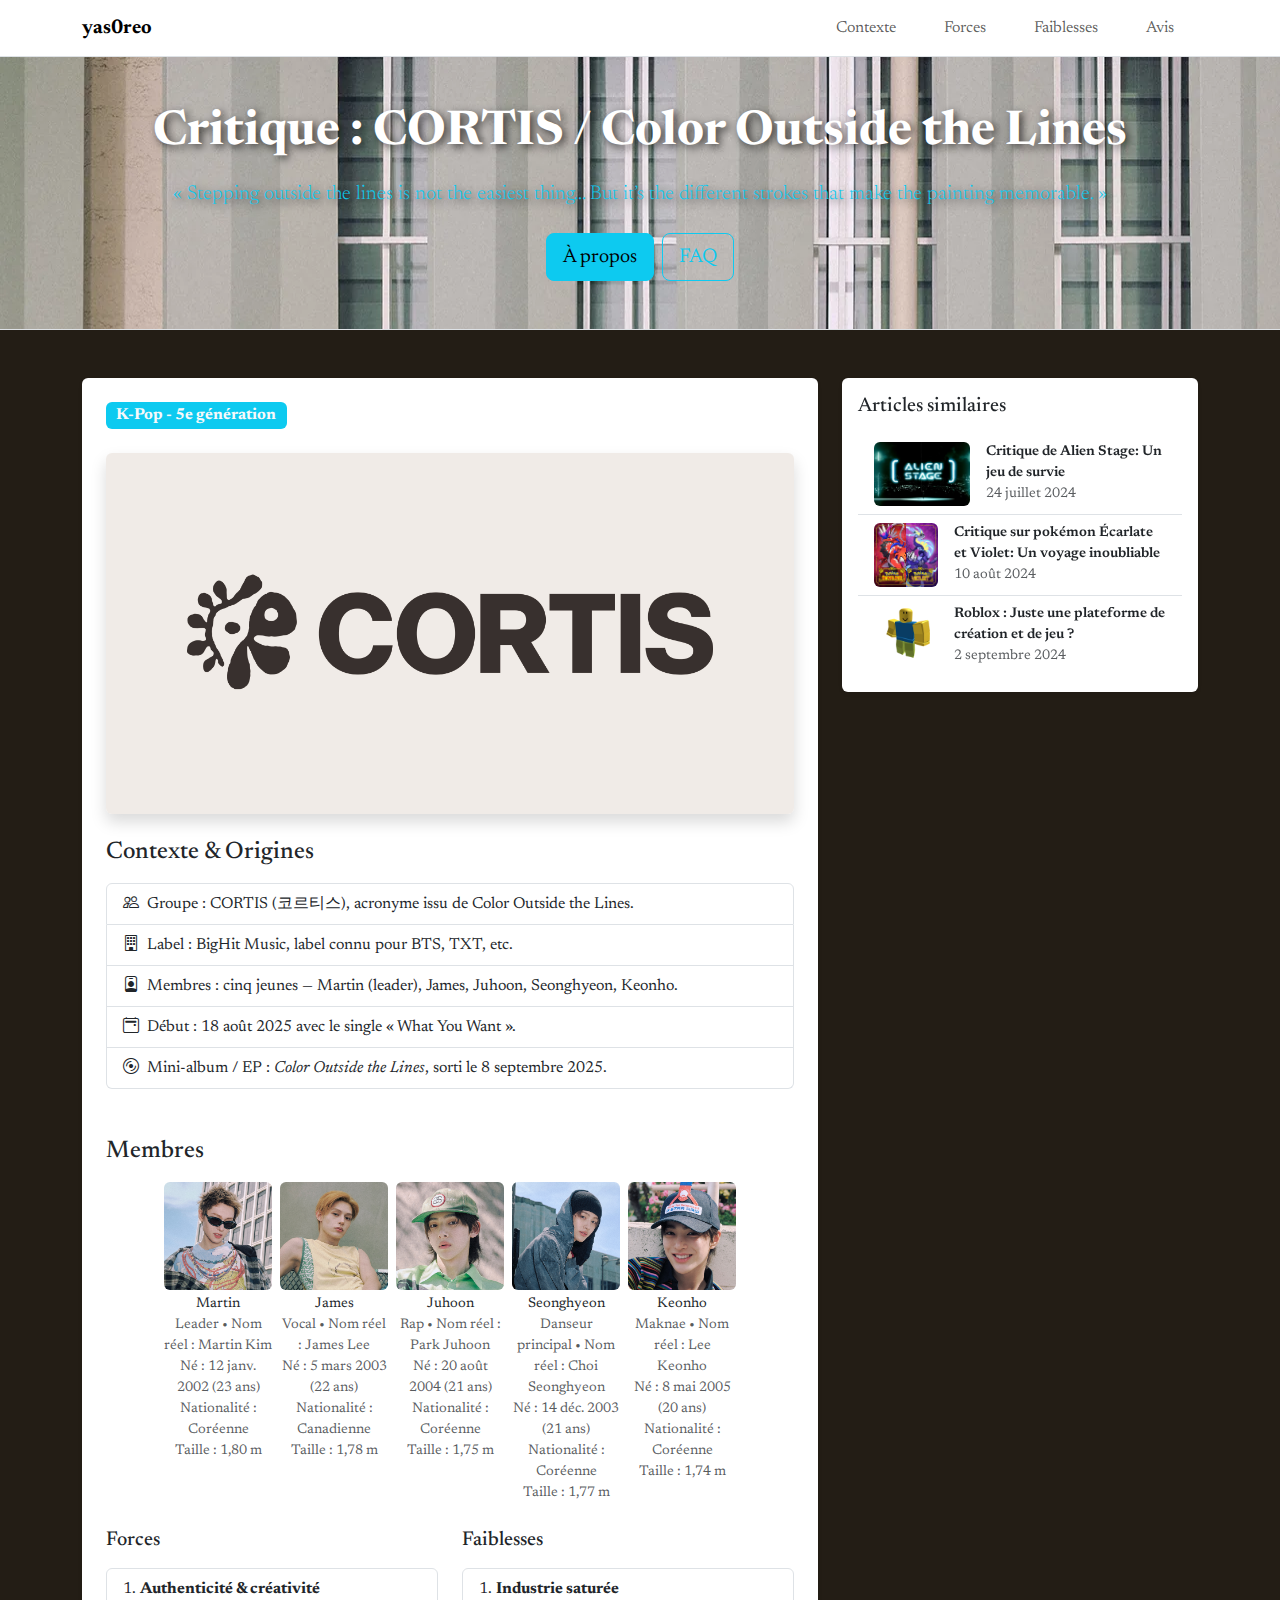
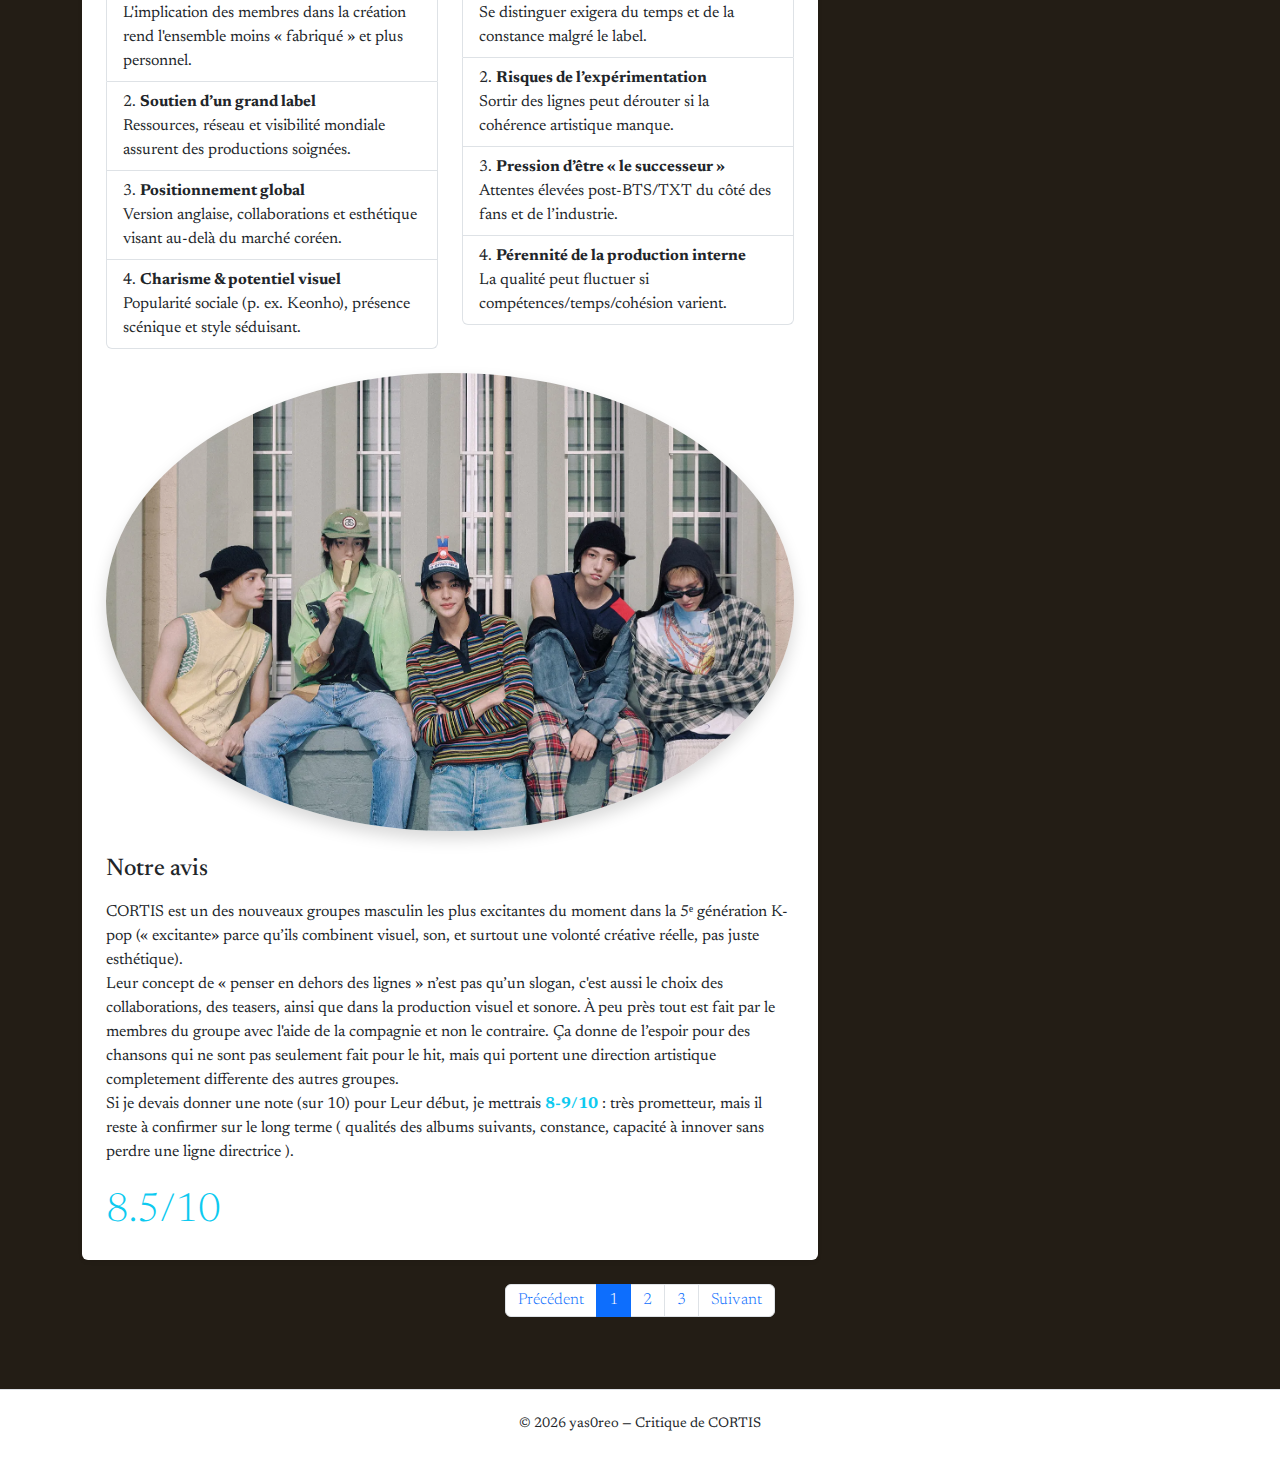
<file: tp1_onekeo_yasmine/index.html>
<!DOCTYPE html>
<html lang="fr">
  <head>
    <meta charset="utf-8" />
    <meta name="viewport" content="width=device-width, initial-scale=1" />
    <title>Critique – CORTIS</title>

    <link
      href="https://cdn.jsdelivr.net/npm/bootstrap@5.3.3/dist/css/bootstrap.min.css"
      rel="stylesheet"
    />
    <link
      href="https://cdn.jsdelivr.net/npm/bootstrap-icons@1.11.3/font/bootstrap-icons.css"
      rel="stylesheet"
    />

    <link rel="preconnect" href="https://fonts.googleapis.com" />
    <link rel="preconnect" href="https://fonts.gstatic.com" crossorigin />
    <link
      href="https://fonts.googleapis.com/css2?family=Newsreader:ital,opsz,wght@0,6..72,200..800;1,6..72,200..800&display=swap"
      rel="stylesheet"
    />
    <link rel="stylesheet" href="./src/style.css" />
  </head>

  <body
    class="bg-light d-flex flex-column min-vh-100"
    style="font-family: 'Newsreader', serif"
  >
    <nav class="navbar navbar-expand-lg bg-white border-bottom">
      <div class="container">
        <a class="navbar-brand fw-bold" href="#">yas0reo</a>
        <button
          class="navbar-toggler"
          type="button"
          data-bs-toggle="collapse"
          data-bs-target="#navbarsExample"
          aria-controls="navbarsExample"
          aria-expanded="false"
          aria-label="Toggle navigation"
        >
          <span class="navbar-toggler-icon"></span>
        </button>

        <div class="collapse navbar-collapse" id="navbarsExample">
          <ul class="navbar-nav ms-auto mb-2 mb-lg-0">
            <li class="nav-item mx-3">
              <a class="nav-link" href="#contexte">Contexte</a>
            </li>
            <li class="nav-item mx-3">
              <a class="nav-link" href="#forces">Forces</a>
            </li>
            <li class="nav-item mx-3">
              <a class="nav-link" href="#faiblesses">Faiblesses</a>
            </li>
            <li class="nav-item mx-3">
              <a class="nav-link" href="#avis">Avis</a>
            </li>
          </ul>
        </div>
      </div>
    </nav>

    <header
      class="py-5 bg-white border-bottom"
      style="
        background-image: url(/tp1_onekeo_yasmine/assets/img/CORTIS_MEMBERS.webp);
      "
    >
      <div class="container text-center">
        <h1
          class="display-5 fw-bold mb-3"
          style="color: white; text-shadow: 3px 3px 8px rgba(0, 0, 0, 0.7)"
        >
          Critique : CORTIS / Color Outside the Lines
        </h1>
        <p
          class="lead mb-0"
          style="color: #0dcaf0; text-shadow: 3px 3px 8px rgba(0, 0, 0, 0.7)"
        >
          « Stepping outside the lines is not the easiest thing… But it’s the
          different strokes that make the painting memorable. »
        </p>
        <div class="mt-4 d-flex justify-content-center gap-2">
          <button
            class="btn btn-info btn-lg"
            data-bs-toggle="modal"
            data-bs-target="#aboutModal"
          >
            À propos
          </button>
          <a class="btn btn-outline-info btn-lg" href="#faq"> FAQ </a>
        </div>
      </div>
    </header>

    <main class="flex-grow-1 py-5" style="background-color: rgb(35, 29, 21)">
      <div class="container">
        <div class="row g-4">
          <div class="col-12 col-lg-8">
            <div class="card shadow-sm border-0">
              <div class="card-body p-4">
                <div
                  class="d-flex align-items-center justify-content-between mb-3"
                >
                  <span class="badge text-light text-bg-info fs-6"
                    >K-Pop - 5e génération</span
                  >
                </div>

                <div class="text-center my-4">
                  <img
                    src="/tp1_onekeo_yasmine/assets/img/cortis_name_logo.jpg"
                    class="img-fluid rounded shadow"
                  />
                </div>

                <section id="contexte" class="mb-4">
                  <h2 class="h4 mb-3">Contexte & Origines</h2>
                  <ul class="list-group">
                    <li class="list-group-item">
                      <i class="bi bi-people me-2"></i>Groupe : CORTIS
                      (코르티스), acronyme issu de Color Outside the Lines.
                    </li>
                    <li class="list-group-item">
                      <i class="bi bi-building me-2"></i>Label : BigHit Music,
                      label connu pour BTS, TXT, etc.
                    </li>
                    <li class="list-group-item">
                      <i class="bi bi-person-badge me-2"></i>Membres : cinq
                      jeunes — Martin (leader), James, Juhoon, Seonghyeon,
                      Keonho.
                    </li>
                    <li class="list-group-item">
                      <i class="bi bi-calendar2-event me-2"></i>Début : 18 août
                      2025 avec le single « What You Want ».
                    </li>
                    <li class="list-group-item">
                      <i class="bi bi-disc me-2"></i>Mini-album / EP :
                      <em>Color Outside the Lines</em>, sorti le 8 septembre
                      2025.
                    </li>
                  </ul>
                </section>

                <br />

                <h2 class="h4 mb-3">Membres</h2>
                <div class="row g-2 align-items-start justify-content-center">
                  <div class="col-6 col-sm-4 col-md-2 text-center">
                    <img
                      src="/tp1_onekeo_yasmine/assets/img/martin.jpg"
                      alt="Mizi"
                      class="img-fluid character-img rounded"
                    />
                    <div class="small mt-1">Martin</div>
                    <div class="text-muted small">
                      Leader • Nom réel : Martin Kim<br />
                      Né : 12 janv. 2002 (23 ans)<br />
                      Nationalité : Coréenne<br />
                      Taille : 1,80 m
                    </div>
                  </div>

                  <div class="col-6 col-sm-4 col-md-2 text-center">
                    <img
                      src="/tp1_onekeo_yasmine/assets/img/james.jpg"
                      alt="Sua"
                      class="img-fluid character-img rounded"
                    />
                    <div class="small mt-1">James</div>
                    <div class="text-muted small">
                      Vocal • Nom réel : James Lee<br />
                      Né : 5 mars 2003 (22 ans)<br />
                      Nationalité : Canadienne<br />
                      Taille : 1,78 m
                    </div>
                  </div>

                  <div class="col-6 col-sm-4 col-md-2 text-center">
                    <img
                      src="/tp1_onekeo_yasmine/assets/img/juhoon.jpg"
                      alt="Till"
                      class="img-fluid character-img rounded"
                    />
                    <div class="small mt-1">Juhoon</div>
                    <div class="text-muted small">
                      Rap • Nom réel : Park Juhoon<br />
                      Né : 20 août 2004 (21 ans)<br />
                      Nationalité : Coréenne<br />
                      Taille : 1,75 m
                    </div>
                  </div>

                  <div class="col-6 col-sm-4 col-md-2 text-center">
                    <img
                      src="/tp1_onekeo_yasmine/assets/img/seonghyeon.jpg"
                      alt="Ivan"
                      class="img-fluid character-img rounded"
                    />
                    <div class="small mt-1">Seonghyeon</div>
                    <div class="text-muted small">
                      Danseur principal • Nom réel : Choi Seonghyeon<br />
                      Né : 14 déc. 2003 (21 ans)<br />
                      Nationalité : Coréenne<br />
                      Taille : 1,77 m
                    </div>
                  </div>

                  <div class="col-6 col-sm-4 col-md-2 text-center">
                    <img
                      src="/tp1_onekeo_yasmine/assets/img/keonho.jpg"
                      alt="Hyuna"
                      class="img-fluid character-img rounded"
                    />
                    <div class="small mt-1">Keonho</div>
                    <div class="text-muted small">
                      Maknae • Nom réel : Lee Keonho<br />
                      Né : 8 mai 2005 (20 ans)<br />
                      Nationalité : Coréenne<br />
                      Taille : 1,74 m
                    </div>
                  </div>
                </div>
                <br />

                <section class="mb-4">
                  <div class="row g-4">
                    <div class="col-12 col-md-6">
                      <h2 id="forces" class="h5 mb-3">Forces</h2>
                      <ol class="list-group list-group-numbered">
                        <li class="list-group-item">
                          <strong>Authenticité & créativité</strong>
                          <p class="mb-0">
                            L'implication des membres dans la création rend
                            l'ensemble moins « fabriqué » et plus personnel.
                          </p>
                        </li>
                        <li class="list-group-item">
                          <strong>Soutien d’un grand label</strong>
                          <p class="mb-0">
                            Ressources, réseau et visibilité mondiale assurent
                            des productions soignées.
                          </p>
                        </li>
                        <li class="list-group-item">
                          <strong>Positionnement global</strong>
                          <p class="mb-0">
                            Version anglaise, collaborations et esthétique
                            visant au-delà du marché coréen.
                          </p>
                        </li>
                        <li class="list-group-item">
                          <strong>Charisme & potentiel visuel</strong>
                          <p class="mb-0">
                            Popularité sociale (p. ex. Keonho), présence
                            scénique et style séduisant.
                          </p>
                        </li>
                      </ol>
                    </div>
                    <div class="col-12 col-md-6">
                      <h2 id="faiblesses" class="h5 mb-3">Faiblesses</h2>
                      <ol class="list-group list-group-numbered">
                        <li class="list-group-item">
                          <strong>Industrie saturée</strong>
                          <p class="mb-0">
                            Se distinguer exigera du temps et de la constance
                            malgré le label.
                          </p>
                        </li>
                        <li class="list-group-item">
                          <strong>Risques de l’expérimentation</strong>
                          <p class="mb-0">
                            Sortir des lignes peut dérouter si la cohérence
                            artistique manque.
                          </p>
                        </li>
                        <li class="list-group-item">
                          <strong>Pression d’être « le successeur »</strong>
                          <p class="mb-0">
                            Attentes élevées post-BTS/TXT du côté des fans et de
                            l’industrie.
                          </p>
                        </li>
                        <li class="list-group-item">
                          <strong>Pérennité de la production interne</strong>
                          <p class="mb-0">
                            La qualité peut fluctuer si
                            compétences/temps/cohésion varient.
                          </p>
                        </li>
                      </ol>
                    </div>
                  </div>
                </section>

                <div class="text-center my-4">
                  <img
                    src="/tp1_onekeo_yasmine/assets/img/CORTIS_MEMBERS.webp"
                    class="img-fluid rounded-circle shadow"
                  />
                </div>

                <section class="mb-4">
                  <h2 id="avis" class="h4 mb-3">Notre avis</h2>
                  <p>
                    CORTIS est un des nouveaux groupes masculin les plus
                    excitantes du moment dans la 5ᵉ génération K-pop («
                    excitante» parce qu’ils combinent visuel, son, et surtout
                    une volonté créative réelle, pas juste esthétique). <br />
                    Leur concept de « penser en dehors des lignes » n’est pas
                    qu’un slogan, c'est aussi le choix des collaborations, des
                    teasers, ainsi que dans la production visuel et sonore. À
                    peu près tout est fait par le membres du groupe avec l'aide
                    de la compagnie et non le contraire. Ça donne de l’espoir
                    pour des chansons qui ne sont pas seulement fait pour le
                    hit, mais qui portent une direction artistique completement
                    differente des autres groupes. <br />Si je devais donner une
                    note (sur 10) pour Leur début, je mettrais
                    <strong class="text-info">8-9/10</strong> : très prometteur,
                    mais il reste à confirmer sur le long terme ( qualités des
                    albums suivants, constance, capacité à innover sans perdre
                    une ligne directrice ).
                  </p>
                </section>
                <div class="d-flex align-items-centermb-3">
                  <div class="display-6 text-info">8.5<span>/10</span></div>
                </div>
              </div>
            </div>
          </div>
          <aside class="col-12 col-lg-4">
            <div
              class="card border-0 shadow-sm sticky-lg-top"
              style="top: 2rem"
            >
              <div class="card-body">
                <h5 class="mb-3">Articles similaires</h5>
                <div class="list-group list-group-flush">
                  <a
                    href="#"
                    class="list-group-item list-group-item-action d-flex gap-3 align-items-start"
                  >
                    <img
                      src="/tp1_onekeo_yasmine/assets/img/AlienStage.webp"
                      alt="Miniature"
                      width="96"
                      height="64"
                      class="rounded object-fit-cover"
                    />
                    <div class="small">
                      <div class="fw-semibold">
                        Critique de Alien Stage: Un jeu de survie
                      </div>
                      <div class="text-muted">24 juillet 2024</div>
                    </div>
                  </a>
                  <a
                    href="#"
                    class="list-group-item list-group-item-action d-flex gap-3 align-items-start"
                  >
                    <img
                      src="/tp1_onekeo_yasmine/assets/img/pokemon.jpg"
                      alt="Miniature"
                      width="96"
                      height="64"
                      class="rounded object-fit-cover"
                    />
                    <div class="small">
                      <div class="fw-semibold">
                        Critique sur pokémon Écarlate et Violet: Un voyage
                        inoubliable
                      </div>
                      <div class="text-muted">10 août 2024</div>
                    </div>
                  </a>
                  <a
                    href="#"
                    class="list-group-item list-group-item-action d-flex gap-3 align-items-start"
                  >
                    <img
                      src="/tp1_onekeo_yasmine/assets/img/robloxNoob.webp"
                      alt="Miniature"
                      width="96"
                      height="64"
                      class="rounded object-fit-cover"
                    />
                    <div class="small">
                      <div class="fw-semibold">
                        Roblox : Juste une plateforme de création et de jeu ?
                      </div>
                      <div class="text-muted">2 septembre 2024</div>
                    </div>
                  </a>
                </div>
              </div>
            </div>
          </aside>
        </div>
      </div>

      <div class="m-4">
        <nav>
          <ul class="pagination display-6 justify-content-center">
            <li class="page-item">
              <a class="page-link" href="#">Précédent</a>
            </li>
            <li class="page-item active">
              <a class="page-link" href="#">1</a>
            </li>
            <li class="page-item"><a class="page-link" href="#">2</a></li>
            <li class="page-item"><a class="page-link" href="#">3</a></li>
            <li class="page-item"><a class="page-link" href="#">Suivant</a></li>
          </ul>
        </nav>
      </div>
    </main>

    <footer class="mt-auto py-4 border-top bg-white">
      <div class="container text-center small">
        <div>© <span id="year"></span> yas0reo — Critique de CORTIS</div>
      </div>
    </footer>

    <script src="https://cdn.jsdelivr.net/npm/bootstrap@5.3.3/dist/js/bootstrap.bundle.min.js"></script>
    <script>
      const yEl = document.getElementById("year");
      if (yEl) {
        yEl.textContent = new Date().getFullYear();
      }
    </script>

    <!-- Modal -->
    <div
      class="modal fade"
      id="aboutModal"
      tabindex="-1"
      aria-labelledby="aboutModalLabel"
      aria-hidden="true"
    >
      <div class="modal-dialog modal-dialog-centered">
        <div class="modal-content">
          <div class="modal-header">
            <h5 class="modal-title" id="aboutModalLabel">
              À propos de cette page
            </h5>
            <button
              type="button"
              class="btn-close"
              data-bs-dismiss="modal"
              aria-label="Close"
            ></button>
          </div>
          <div class="modal-body">
            Voici ma page web Bootstrap5 sur la critiqur du nouveau groupe de
            k-pop CORTIS
          </div>
          <div class="modal-footer">
            <button type="button" class="btn btn-info">Compris</button>
          </div>
        </div>
      </div>
    </div>
  </body>
</html>
</file>
<file: tp1_onekeo_yasmine/src/style.css>
body {
  font-family: "Poppins", sans-serif;
}
.bg-primary {
  background-color: #7c3aed !important;
}
</file>
